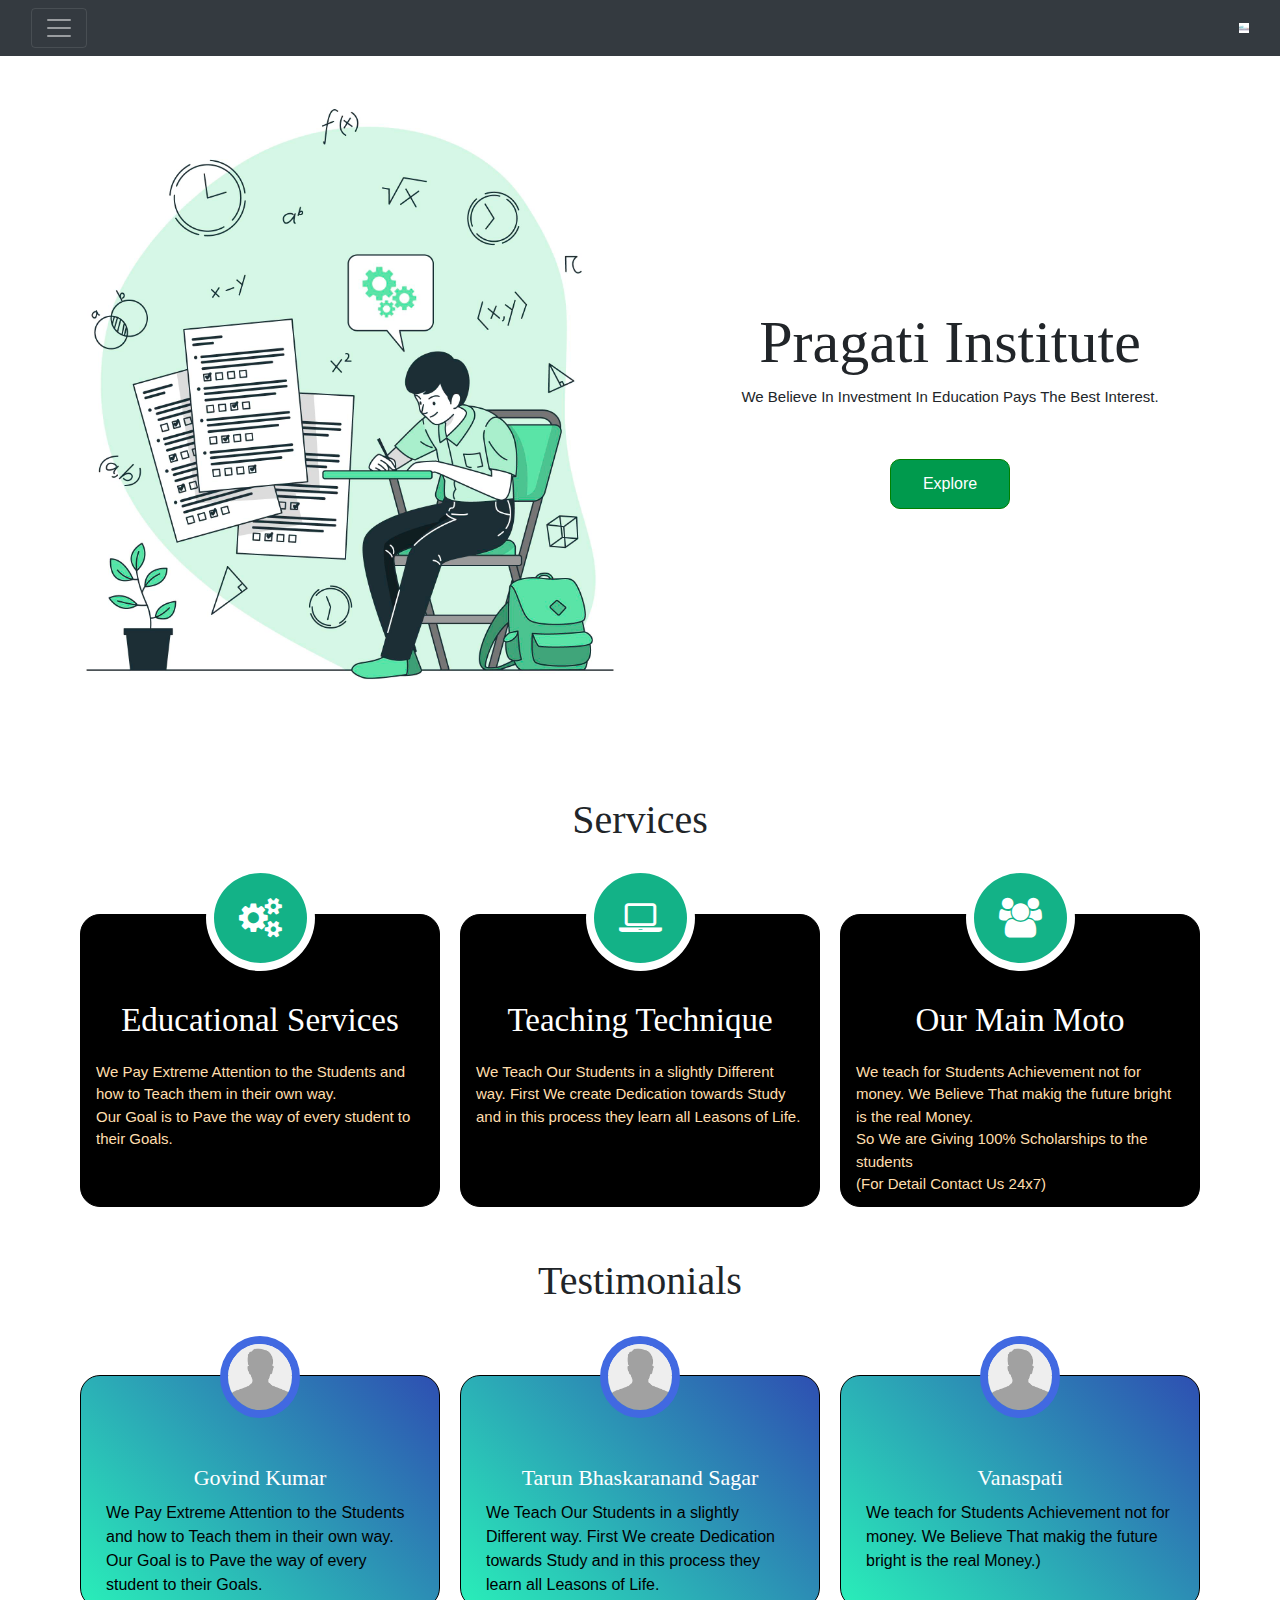
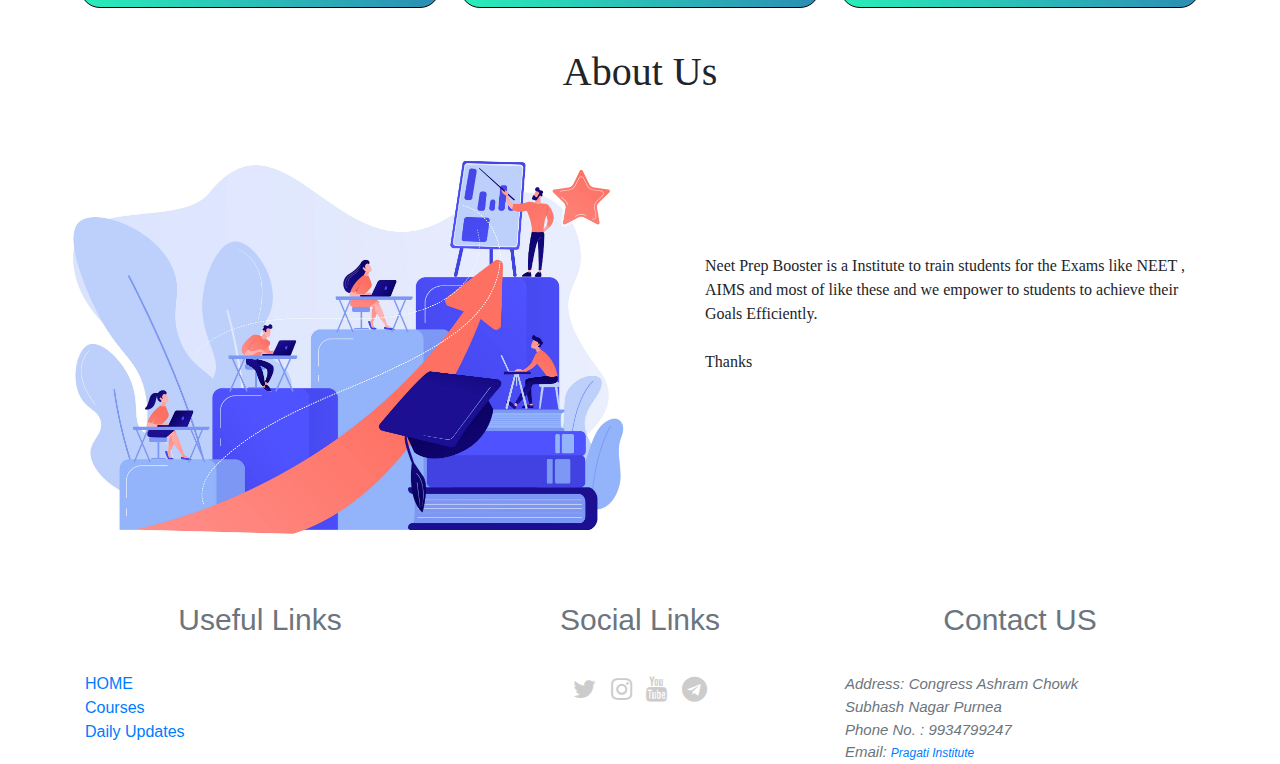
<file: Cool Websites/index.html>
<html>

<head>
    <meta charset="UTF-8">
    <title>Pragati Institute || Best Teaching Institute for Class 6-12</title>
    <!--CSS-->
    <link rel="stylesheet" href="css/index.css">
    <meta name="viewport" content="width=device-width, initial-scale=1.0">
    <!---------------<for accordion book>------------------->
    <link href="https://cdn.jsdelivr.net/npm/bootstrap@5.0.0-beta3/dist/css/bootstrap.min.css" rel="stylesheet" integrity="sha384-eOJMYsd53ii+scO/bJGFsiCZc+5NDVN2yr8+0RDqr0Ql0h+rP48ckxlpbzKgwra6" crossorigin="anonymous">
    <script src="https://cdn.jsdelivr.net/npm/@popperjs/core@2.9.1/dist/umd/popper.min.js" integrity="sha384-SR1sx49pcuLnqZUnnPwx6FCym0wLsk5JZuNx2bPPENzswTNFaQU1RDvt3wT4gWFG" crossorigin="anonymous"></script>
    <script src="https://cdn.jsdelivr.net/npm/bootstrap@5.0.0-beta3/dist/js/bootstrap.min.js" integrity="sha384-j0CNLUeiqtyaRmlzUHCPZ+Gy5fQu0dQ6eZ/xAww941Ai1SxSY+0EQqNXNE6DZiVc" crossorigin="anonymous"></script>
    <!----------BOOTSTRAP CSS CDN--------------->
    <link rel="stylesheet" href="https://stackpath.bootstrapcdn.com/bootstrap/4.5.2/css/bootstrap.min.css" integrity="sha384-JcKb8q3iqJ61gNV9KGb8thSsNjpSL0n8PARn9HuZOnIxN0hoP+VmmDGMN5t9UJ0Z" crossorigin="anonymous">
    <!----------BOOTSTRAP JAVASCRIPT BUNDLE CDN--------------->
    <script src="https://ajax.googleapis.com/ajax/libs/jquery/1.12.0/jquery.min.js"></script>

    <script src="https://stackpath.bootstrapcdn.com/bootstrap/4.5.2/js/bootstrap.bundle.min.js" integrity="sha384-LtrjvnR4Twt/qOuYxE721u19sVFLVSA4hf/rRt6PrZTmiPltdZcI7q7PXQBYTKyf" crossorigin="anonymous"></script>
    <!--------------------FONTAWESOME CDN----------------------->
    <link rel="stylesheet" href="https://stackpath.bootstrapcdn.com/font-awesome/4.7.0/css/font-awesome.min.css" integrity="sha384-wvfXpqpZZVQGK6TAh5PVlGOfQNHSoD2xbE+QkPxCAFlNEevoEH3Sl0sibVcOQVnN" crossorigin="anonymous">
</head>

<body>
    <div class="collapse" id="navbarToggleExternalContent">
        <div class="bg-dark p-4">
            <h5 class="white">MENU</h5>
            <hr>
            <div class="container">
                <div class="row">
                    <div class="col-lg">
                        <div class="text-muted">Useful Links</div>
                        <div class="link"><a href="#">HOME</a></div>
                        <div class="link"><a href="pages/courses.html">Courses</a></div>
                        <div class="link"><a href="pages/daily.html">Daily Updates</a></div>
                    </div>
                    <div class="col-lg">
                        <div class="text-muted">Social Links</div>
                        <div class="social">
                            <a href=""><i class="fa fa-twitter"></i></a>
                            <a href=""><i class="fa fa-instagram"></i></a>
                            <a href=""><i class="fa fa-youtube"></i></a>
                            <a href=""><i class="fa fa-telegram"></i></a>
                        </div>

                    </div>
                    <div class="col-lg">
                        <div class="text-muted">Contact US</div>
                        <div class="contact cont">
                            <i class="text-muted contact">Address:<br>
                                Congress Ashram Chowk <br>Subhash Nagar Purnea</i><br>
                            <i class="contact text-muted">Phone No. : 9934799247</i><br>
                            <i class="contact text-muted">Email: <a href="mailto:anandbhaskar544@gmail.com">Pragati Institute</a></i>
                        </div>

                    </div>



                </div>
            </div>
        </div>
    </div>
    <nav class="navbar navbar-dark bg-dark">
        <div class="container-fluid">
            <button class="navbar-toggler" type="button" data-bs-toggle="collapse" data-bs-target="#navbarToggleExternalContent" aria-controls="navbarToggleExternalContent" aria-expanded="false" aria-label="Toggle navigation">
                <span class="navbar-toggler-icon"></span>
            </button>
            <img src="images/Pragati.jpg" class="img">
        </div>
    </nav>
    <section class="front">
        <div class="container">
            <div class="row">
                <div class="col-lg">
                    <div class="top-image">
                        <img src="images/4119036.jpg" class="size">
                    </div>
                </div>
                <div class="col-lg position">
                    <h1>Pragati Institute</h1>
                    <div class="slogan">We Believe In Investment In Education Pays The Best Interest.</div>
                    <div class="button">
                        <a href="#services"><button type="button">Explore</button></a>
                    </div>
                </div>
            </div>
        </div>
    </section>
    <section class="services" id="services">
        <div class="container">
            <h2>Services</h2>
            <div class="row">
                <div class="col-lg">
                    <div class="fa fa-cogs"></div>
                    <h4>Educational Services</h4>
                    <p>We Pay Extreme Attention to the Students and how to Teach them in their own way.<br>
                        Our Goal is to Pave the way of every student to their Goals.</p>
                </div>
                <div class="col-lg">
                    <i class="fa fa-laptop"></i>
                    <h4>Teaching Technique</h4>
                    <p>We Teach Our Students in a slightly Different way. First We create Dedication towards Study and in this process they learn all Leasons of Life.</p>
                </div>
                <div class="col-lg">
                    <i class="fa fa-users"></i>
                    <h4>
                        Our Main Moto
                    </h4>
                    <p>We teach for Students Achievement not for money. We Believe That makig the future bright is the real Money.<br>So We are Giving 100% Scholarships to the students<br>
                        (For&nbsp;Detail Contact Us 24x7)</p>
                </div>
            </div>
        </div>
    </section>
    <section class="testimonial">
        <h2>Testimonials</h2>
        <div class="container">
            <div class="row">
                <div class="col-lg testi">
                    <div><img src="images/user"></div>
                    <h4>Govind Kumar</h4>
                    <p>We Pay Extreme Attention to the Students and how to Teach them in their own way.<br>
                        Our Goal is to Pave the way of every student to their Goals.</p>
                </div>
                <div class="col-lg testi">
                    <div><img src="images/user"></div>
                    <h4>Tarun Bhaskaranand Sagar</h4>
                    <p>We Teach Our Students in a slightly Different way. First We create Dedication towards Study and in this process they learn all Leasons of Life.</p>
                </div>
                <div class="col-lg testi">
                    <div><img src="images/user"></div>

                    <h4>
                        Vanaspati
                    </h4>
                    <p>We teach for Students Achievement not for money. We Believe That makig the future bright is the real Money.)</p>
                </div>
            </div>
        </div>
    </section>
    <section class="about">
        <h2>About Us</h2>
        <div class="container">
            <div class="row">
                <div class="col-lg"><img src="images/20944387.jpg" class="size"></div>
                <div class="col-lg">
                    <p>Neet Prep Booster is a Institute to train students for the Exams like NEET , AIMS and most of like these and we empower to students to achieve their Goals Efficiently.<br><br>Thanks

                    </p>
                </div>
            </div>
        </div>
    </section>
    <section class="footer">
        <div class="container">
            <div class="row">
                <div class="col-lg">
                    <div class="text-muted">Useful Links</div>
                    <div class="link"><a href="#">HOME</a></div>
                    <div class="link"><a href="pages/courses.html">Courses</a></div>
                    <div class="link"><a href="pages/daily.html">Daily Updates</a></div>
                </div>
                <div class="col-lg">
                    <div class="text-muted">Social Links</div>
                    <div class="social">
                        <a href=""><i class="fa fa-twitter"></i></a>
                        <a href=""><i class="fa fa-instagram"></i></a>
                        <a href=""><i class="fa fa-youtube"></i></a>
                        <a href=""><i class="fa fa-telegram"></i></a>
                    </div>

                </div>
                <div class="col-lg">
                    <div class="text-muted">Contact US</div>
                    <div class="contact cont">
                        <i class="text-muted contact">Address:</i>
                        <i class="contact text-muted left">Congress Ashram Chowk <br>Subhash Nagar Purnea<br>
                            Phone No. : 9934799247</i><br>
                        <i class="contact text-muted">Email: <a href="mailto:anandbhaskar544@gmail.com">Pragati Institute</a></i>
                    </div>

                </div>



            </div>
        </div>
    </section>
</body>

</html>
</file>
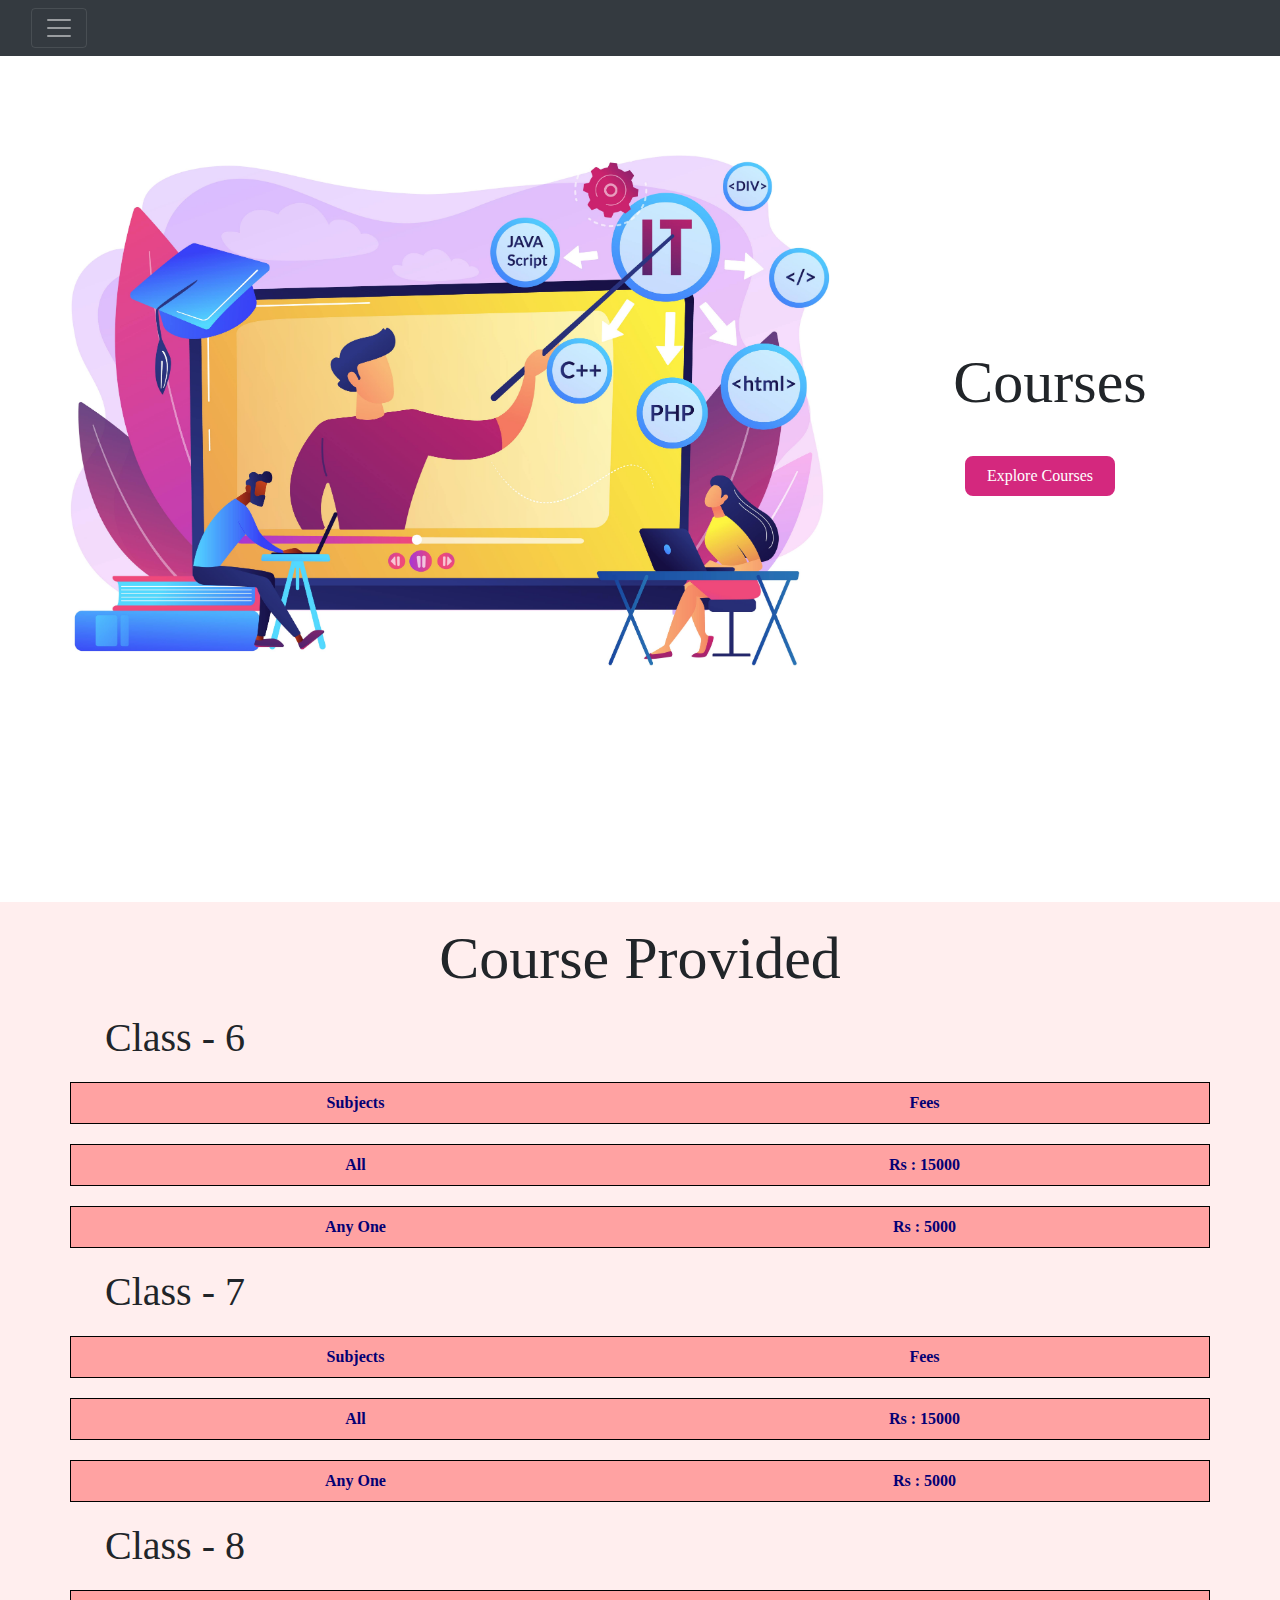
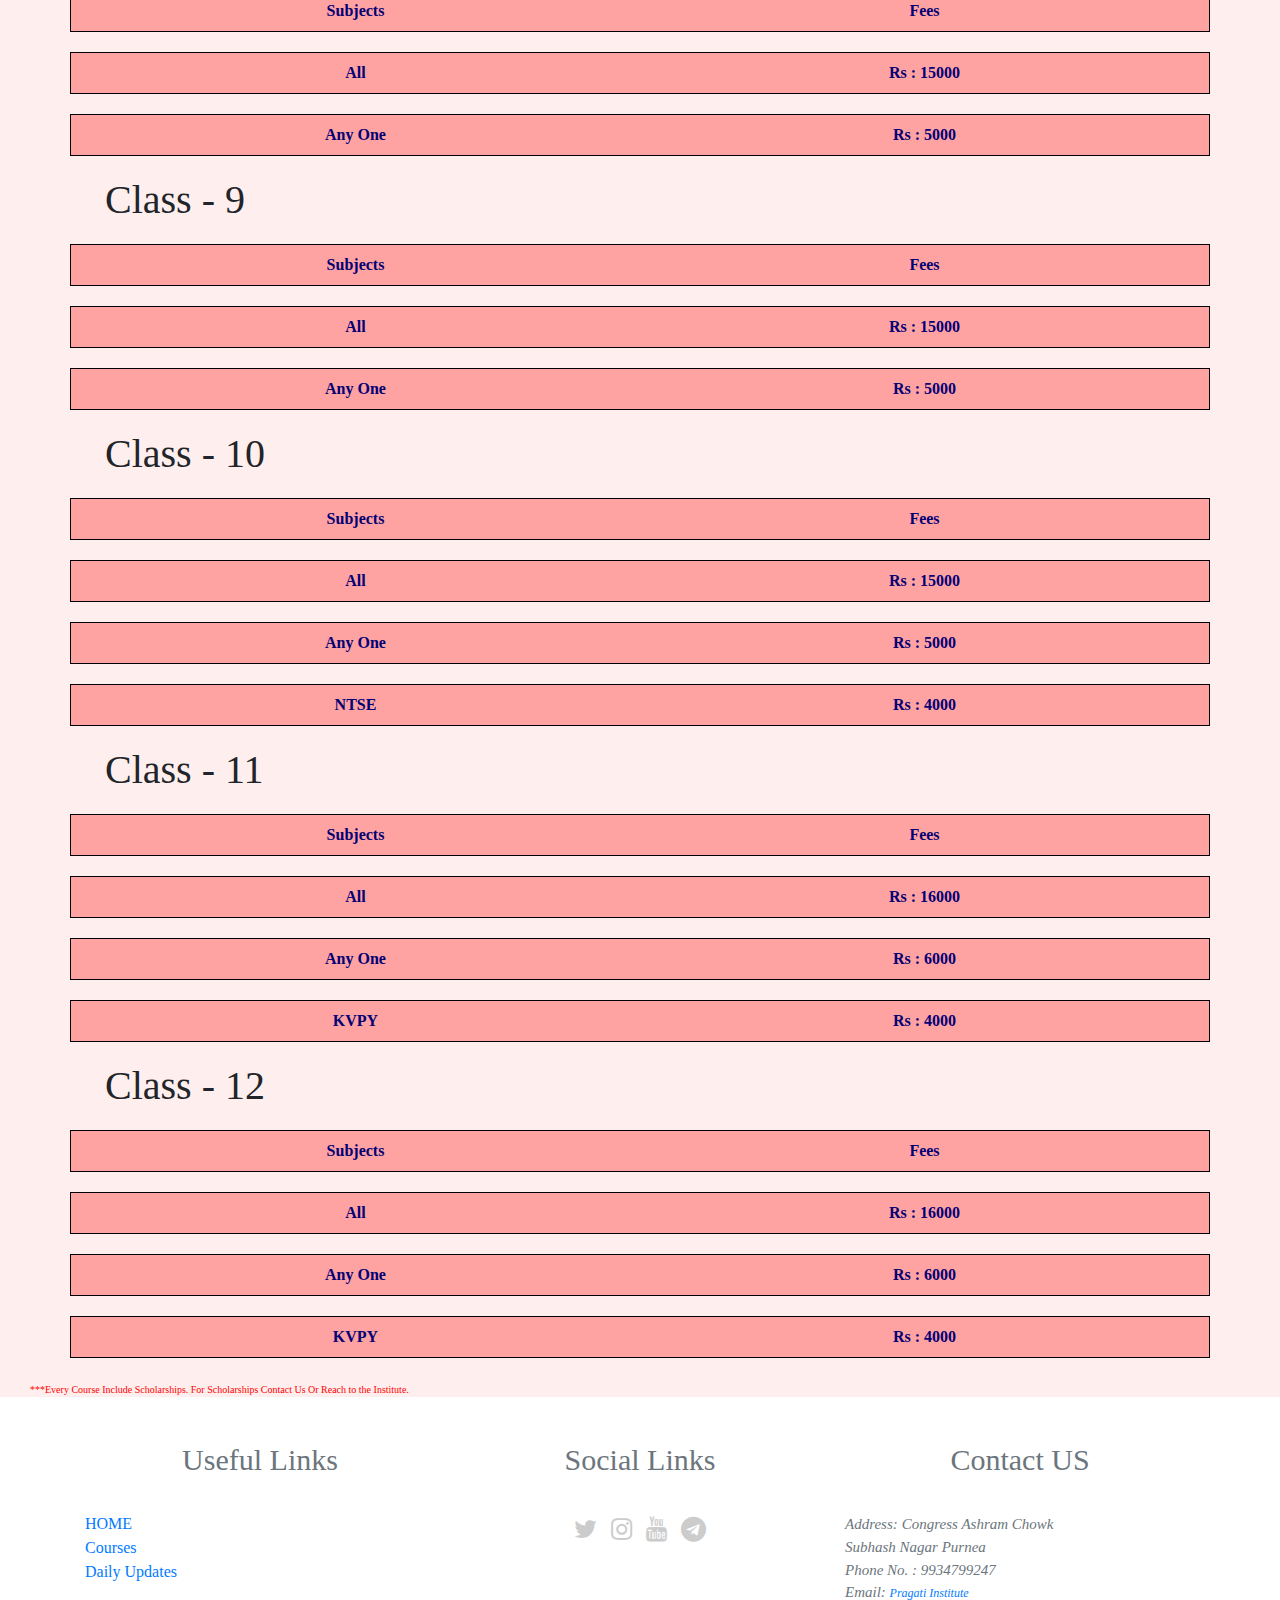
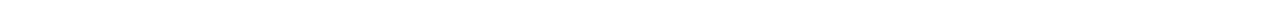
<file: Cool Websites/pages/courses.html>
<html>

<head>
    <meta charset="UTF-8">
    <title>Courses For Class 6 - 12</title>
    <link rel="stylesheet" href="../css/courses.css">
    <!--CSS-->
    <link rel="stylesheet" href="../css/index.css">
    <meta name="viewport" content="width=device-width, initial-scale=1.0">
    <!---------------<for accordion book>------------------->
    <link href="https://cdn.jsdelivr.net/npm/bootstrap@5.0.0-beta3/dist/css/bootstrap.min.css" rel="stylesheet" integrity="sha384-eOJMYsd53ii+scO/bJGFsiCZc+5NDVN2yr8+0RDqr0Ql0h+rP48ckxlpbzKgwra6" crossorigin="anonymous">
    <script src="https://cdn.jsdelivr.net/npm/@popperjs/core@2.9.1/dist/umd/popper.min.js" integrity="sha384-SR1sx49pcuLnqZUnnPwx6FCym0wLsk5JZuNx2bPPENzswTNFaQU1RDvt3wT4gWFG" crossorigin="anonymous"></script>
    <script src="https://cdn.jsdelivr.net/npm/bootstrap@5.0.0-beta3/dist/js/bootstrap.min.js" integrity="sha384-j0CNLUeiqtyaRmlzUHCPZ+Gy5fQu0dQ6eZ/xAww941Ai1SxSY+0EQqNXNE6DZiVc" crossorigin="anonymous"></script>
    <!----------BOOTSTRAP CSS CDN--------------->
    <link rel="stylesheet" href="https://stackpath.bootstrapcdn.com/bootstrap/4.5.2/css/bootstrap.min.css" integrity="sha384-JcKb8q3iqJ61gNV9KGb8thSsNjpSL0n8PARn9HuZOnIxN0hoP+VmmDGMN5t9UJ0Z" crossorigin="anonymous">
    <!----------BOOTSTRAP JAVASCRIPT BUNDLE CDN--------------->
    <script src="https://ajax.googleapis.com/ajax/libs/jquery/1.12.0/jquery.min.js"></script>

    <script src="https://stackpath.bootstrapcdn.com/bootstrap/4.5.2/js/bootstrap.bundle.min.js" integrity="sha384-LtrjvnR4Twt/qOuYxE721u19sVFLVSA4hf/rRt6PrZTmiPltdZcI7q7PXQBYTKyf" crossorigin="anonymous"></script>
    <!--------------------FONTAWESOME CDN----------------------->
    <link rel="stylesheet" href="https://stackpath.bootstrapcdn.com/font-awesome/4.7.0/css/font-awesome.min.css" integrity="sha384-wvfXpqpZZVQGK6TAh5PVlGOfQNHSoD2xbE+QkPxCAFlNEevoEH3Sl0sibVcOQVnN" crossorigin="anonymous">
</head>

<body>
    <div class="collapse" id="navbarToggleExternalContent">
        <div class="bg-dark p-4">
            <h5 class="white">MENU</h5>
            <hr>
            <div class="container">
                <div class="row">
                    <div class="col-lg">
                        <div class="text-muted">Useful Links</div>
                        <div class="link"><a href="../index.html">HOME</a></div>
                        <div class="link"><a href="#">Courses</a></div>
                        <div class="link"><a href="daily.html">Daily Updates</a></div>
                    </div>
                    <div class="col-lg">
                        <div class="text-muted">Social Links</div>
                        <div class="social">
                            <a href=""><i class="fa fa-twitter"></i></a>
                            <a href=""><i class="fa fa-instagram"></i></a>
                            <a href=""><i class="fa fa-youtube"></i></a>
                            <a href=""><i class="fa fa-telegram"></i></a>
                        </div>

                    </div>
                    <div class="col-lg">
                        <div class="text-muted">Contact US</div>
                        <div class="contact cont">
                            <i class="text-muted contact">Address:<br>
                                Congress Ashram Chowk <br>Subhash Nagar Purnea</i><br>
                            <i class="contact text-muted">Phone No. : 9934799247</i><br>
                            <i class="contact text-muted">Email: <a href="mailto:anandbhaskar544@gmail.com">Pragati Institute</a></i>
                        </div>

                    </div>



                </div>
            </div>
        </div>
    </div>
    <nav class="navbar navbar-dark bg-dark">
        <div class="container-fluid">
            <button class="navbar-toggler" type="button" data-bs-toggle="collapse" data-bs-target="#navbarToggleExternalContent" aria-controls="navbarToggleExternalContent" aria-expanded="false" aria-label="Toggle navigation">
                <span class="navbar-toggler-icon"></span>
            </button>
        </div>
    </nav>
    <header>
        <div class="container">
            <div class="row">
                <div class="col-lg"><img src="../images/19197641.jpg" class="course"></div>
                <div class="col-lg">
                    <h1>Courses</h1>
                    <div class="bnt">
                        <a href="#cou"><button type="button">Explore Courses</button></a>
                    </div>
                </div>

            </div>
        </div>

    </header>
    <main id="cou">
        <h2>Course Provided</h2>
        <div class="provided">
            <h3>Class - 6</h3>
            <div class="container">
                <div class="row">
                    <div class="col">Subjects</div>
                    <div class="col">Fees</div>
                </div>
            </div>
            <div class="container">
                <div class="row">
                    <div class="col">All</div>
                    <div class="col">Rs : 15000</div>
                </div>
            </div>
            <div class="container">
                <div class="row">
                    <div class="col">Any One</div>
                    <div class="col">Rs : 5000</div>
                </div>
            </div>
        </div>
        <div class="provided">
            <h3>Class - 7</h3>
            <div class="container">
                <div class="row">
                    <div class="col">Subjects</div>
                    <div class="col">Fees</div>
                </div>
            </div>
            <div class="container">
                <div class="row">
                    <div class="col">All</div>
                    <div class="col">Rs : 15000</div>
                </div>
            </div>
            <div class="container">
                <div class="row">
                    <div class="col">Any One</div>
                    <div class="col">Rs : 5000</div>
                </div>
            </div>
        </div>
        <div class="provided">
            <h3>Class - 8</h3>
            <div class="container">
                <div class="row">
                    <div class="col">Subjects</div>
                    <div class="col">Fees</div>
                </div>
            </div>
            <div class="container">
                <div class="row">
                    <div class="col">All</div>
                    <div class="col">Rs : 15000</div>
                </div>
            </div>
            <div class="container">
                <div class="row">
                    <div class="col">Any One</div>
                    <div class="col">Rs : 5000</div>
                </div>
            </div>
        </div>
        <div class="provided">
            <h3>Class - 9</h3>
            <div class="container">
                <div class="row">
                    <div class="col">Subjects</div>
                    <div class="col">Fees</div>
                </div>
            </div>
            <div class="container">
                <div class="row">
                    <div class="col">All</div>
                    <div class="col">Rs : 15000</div>
                </div>
            </div>
            <div class="container">
                <div class="row">
                    <div class="col">Any One</div>
                    <div class="col">Rs : 5000</div>
                </div>
            </div>
        </div>
        <div class="provided">
            <h3>Class - 10</h3>
            <div class="container">
                <div class="row">
                    <div class="col">Subjects</div>
                    <div class="col">Fees</div>
                </div>
            </div>
            <div class="container">
                <div class="row">
                    <div class="col">All</div>
                    <div class="col">Rs : 15000</div>
                </div>
            </div>
            <div class="container">
                <div class="row">
                    <div class="col">Any One</div>
                    <div class="col">Rs : 5000</div>
                </div>
            </div>
            <div class="container">
                <div class="row">
                    <div class="col">NTSE</div>
                    <div class="col">Rs : 4000</div>
                </div>
            </div>
        </div>
        <div class="provided">
            <h3>Class - 11</h3>
            <div class="container">
                <div class="row">
                    <div class="col">Subjects</div>
                    <div class="col">Fees</div>
                </div>
            </div>
            <div class="container">
                <div class="row">
                    <div class="col">All</div>
                    <div class="col">Rs : 16000</div>
                </div>
            </div>
            <div class="container">
                <div class="row">
                    <div class="col">Any One</div>
                    <div class="col">Rs : 6000</div>
                </div>
            </div>
            <div class="container">
                <div class="row">
                    <div class="col">KVPY</div>
                    <div class="col">Rs : 4000</div>
                </div>
            </div>
        </div>
        <div class="provided">
            <h3>Class - 12</h3>
            <div class="container">
                <div class="row">
                    <div class="col">Subjects</div>
                    <div class="col">Fees</div>
                </div>
            </div>
            <div class="container">
                <div class="row">
                    <div class="col">All</div>
                    <div class="col">Rs : 16000</div>
                </div>
            </div>
            <div class="container">
                <div class="row">
                    <div class="col">Any One</div>
                    <div class="col">Rs : 6000</div>
                </div>
            </div>
            <div class="container">
                <div class="row">
                    <div class="col">KVPY</div>
                    <div class="col">Rs : 4000</div>
                </div>
            </div><br>
            <font color="red" size="1px" align="center">***Every Course Include Scholarships. For Scholarships Contact Us Or Reach to the Institute.</font>
        </div>
    </main>
    <section class="footer">
        <div class="container">
            <div class="row">
                <div class="col-lg">
                    <div class="text-muted">Useful Links</div>
                    <div class="link"><a href="../index.html">HOME</a></div>
                    <div class="link"><a href="#">Courses</a></div>
                    <div class="link"><a href="daily.html">Daily Updates</a></div>
                </div>
                <div class="col-lg">
                    <div class="text-muted">Social Links</div>
                    <div class="social">
                        <a href=""><i class="fa fa-twitter"></i></a>
                        <a href=""><i class="fa fa-instagram"></i></a>
                        <a href=""><i class="fa fa-youtube"></i></a>
                        <a href=""><i class="fa fa-telegram"></i></a>
                    </div>

                </div>
                <div class="col-lg">
                    <div class="text-muted">Contact US</div>
                    <div class="contact cont">
                        <i class="text-muted contact">Address:</i>
                        <i class="contact text-muted left">Congress Ashram Chowk <br>Subhash Nagar Purnea<br>
                            Phone No. : 9934799247</i><br>
                        <i class="contact text-muted">Email: <a href="mailto:anandbhaskar544@gmail.com">Pragati Institute</a></i>
                    </div>

                </div>



            </div>
        </div>
    </section>
</body></html>
</file>
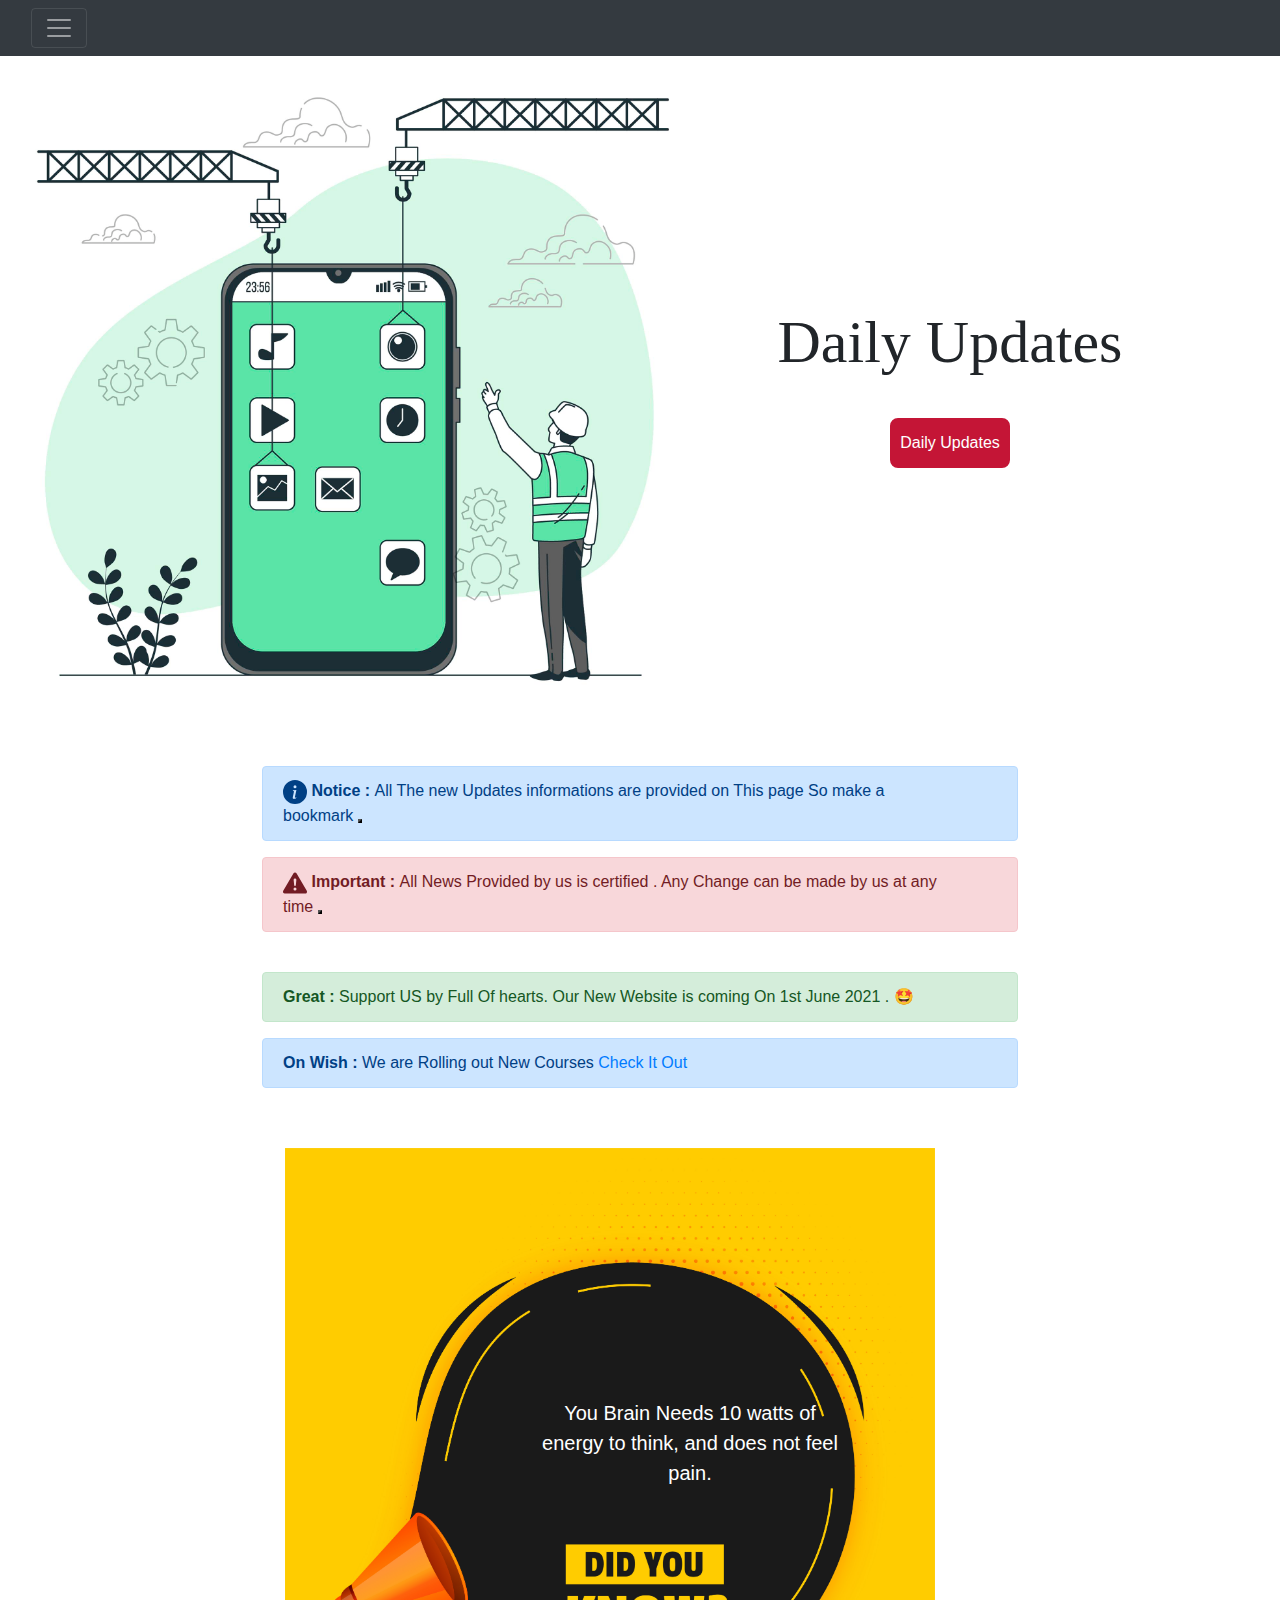
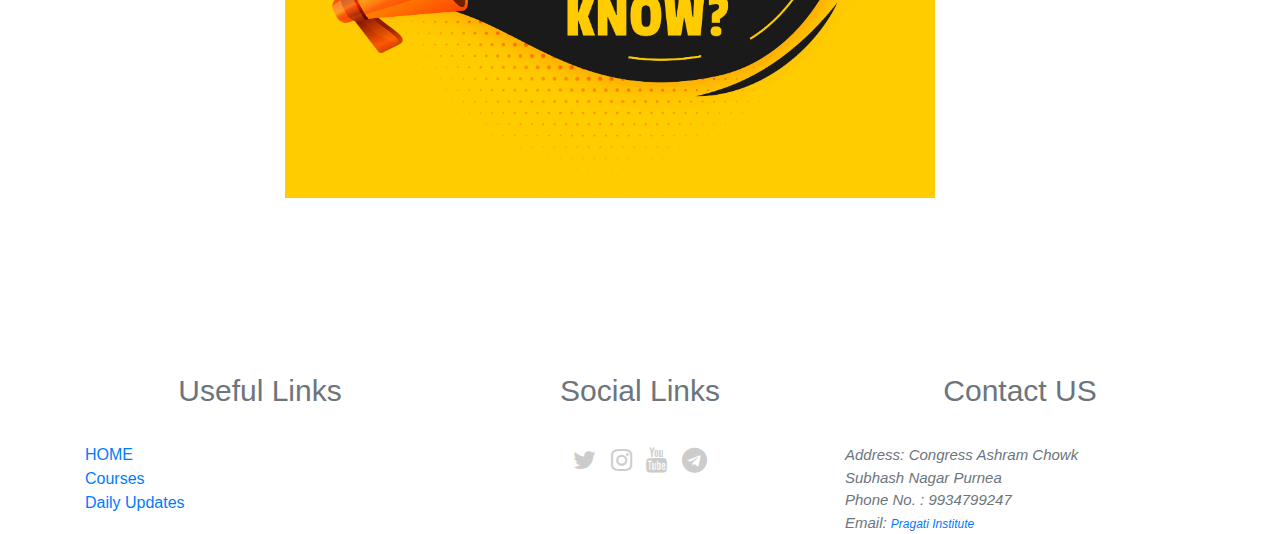
<file: Cool Websites/pages/daily.html>
<html>
     <head>
    <meta charset="UTF-8">
    <title>Daily Updates</title>
    <!--CSS-->
    <link rel="stylesheet" href="../css/index.css">
    <link rel="stylesheet" href="../css/daily.css">
    <meta name="viewport" content="width=device-width, initial-scale=1.0">
    <!---------------<for accordion book>------------------->
    <link href="https://cdn.jsdelivr.net/npm/bootstrap@5.0.0-beta3/dist/css/bootstrap.min.css" rel="stylesheet" integrity="sha384-eOJMYsd53ii+scO/bJGFsiCZc+5NDVN2yr8+0RDqr0Ql0h+rP48ckxlpbzKgwra6" crossorigin="anonymous">
    <script src="https://cdn.jsdelivr.net/npm/@popperjs/core@2.9.1/dist/umd/popper.min.js" integrity="sha384-SR1sx49pcuLnqZUnnPwx6FCym0wLsk5JZuNx2bPPENzswTNFaQU1RDvt3wT4gWFG" crossorigin="anonymous"></script>
    <script src="https://cdn.jsdelivr.net/npm/bootstrap@5.0.0-beta3/dist/js/bootstrap.min.js" integrity="sha384-j0CNLUeiqtyaRmlzUHCPZ+Gy5fQu0dQ6eZ/xAww941Ai1SxSY+0EQqNXNE6DZiVc" crossorigin="anonymous"></script>
    <!----------BOOTSTRAP CSS CDN--------------->
    <link rel="stylesheet" href="https://stackpath.bootstrapcdn.com/bootstrap/4.5.2/css/bootstrap.min.css" integrity="sha384-JcKb8q3iqJ61gNV9KGb8thSsNjpSL0n8PARn9HuZOnIxN0hoP+VmmDGMN5t9UJ0Z" crossorigin="anonymous">
    <!----------BOOTSTRAP JAVASCRIPT BUNDLE CDN--------------->
    <script src="https://ajax.googleapis.com/ajax/libs/jquery/1.12.0/jquery.min.js"></script>

    <script src="https://stackpath.bootstrapcdn.com/bootstrap/4.5.2/js/bootstrap.bundle.min.js" integrity="sha384-LtrjvnR4Twt/qOuYxE721u19sVFLVSA4hf/rRt6PrZTmiPltdZcI7q7PXQBYTKyf" crossorigin="anonymous"></script>
    <!--------------------FONTAWESOME CDN----------------------->
    <link rel="stylesheet" href="https://stackpath.bootstrapcdn.com/font-awesome/4.7.0/css/font-awesome.min.css" integrity="sha384-wvfXpqpZZVQGK6TAh5PVlGOfQNHSoD2xbE+QkPxCAFlNEevoEH3Sl0sibVcOQVnN" crossorigin="anonymous">
</head>

<body>
    <div class="collapse" id="navbarToggleExternalContent">
        <div class="bg-dark p-4">
            <h5 class="white">MENU</h5>
            <hr>
            <div class="container">
                <div class="row">
                    <div class="col-lg">
                        <div class="text-muted">Useful Links</div>
                        <div class="link"><a href="../index.html">HOME</a></div>
                        <div class="link"><a href="courses.html">Courses</a></div>
                        <div class="link"><a href="#">Daily Updates</a></div>
                    </div>
                    <div class="col-lg">
                        <div class="text-muted">Social Links</div>
                        <div class="social">
                            <a href=""><i class="fa fa-twitter"></i></a>
                            <a href=""><i class="fa fa-instagram"></i></a>
                            <a href=""><i class="fa fa-youtube"></i></a>
                            <a href=""><i class="fa fa-telegram"></i></a>
                        </div>

                    </div>
                    <div class="col-lg">
                        <div class="text-muted">Contact US</div>
                        <div class="contact cont">
                            <i class="text-muted contact">Address:<br>
                                Congress Ashram Chowk <br>Subhash Nagar Purnea</i><br>
                            <i class="contact text-muted">Phone No. : 9934799247</i><br>
                            <i class="contact text-muted">Email: <a href="mailto:anandbhaskar544@gmail.com">Pragati Institute</a></i>
                        </div>

                    </div>



                </div>
            </div>
        </div>
    </div>
    <nav class="navbar navbar-dark bg-dark">
        <div class="container-fluid">
            <button class="navbar-toggler" type="button" data-bs-toggle="collapse" data-bs-target="#navbarToggleExternalContent" aria-controls="navbarToggleExternalContent" aria-expanded="false" aria-label="Toggle navigation">
                <span class="navbar-toggler-icon"></span>
            </button>
        </div>
    </nav>
    <header>
        <div class="container">
            <div class="row">
                <div class="col-lg"><img src="../images/5044036.jpg" class="size"></div>
                <div class="col-lg">
                    <h1>Daily Updates</h1>
                    <div class="align">
                        <a href="#daily"><button type="button" class="but">Daily Updates</button>
                        </a>
                    </div>
                </div>
            </div>
        </div>
    </header>
    <main id="daily">
<!--        <h2>Daily Updates </h2>-->
        <!-- Svg Symbols-->
        <svg xmlns="http://www.w3.org/2000/svg" style="display: none;">
            <symbol id="check-circle-fill" fill="currentColor" viewBox="0 0 16 16">
                <path d="M16 8A8 8 0 1 1 0 8a8 8 0 0 1 16 0zm-3.97-3.03a.75.75 0 0 0-1.08.022L7.477 9.417 5.384 7.323a.75.75 0 0 0-1.06 1.06L6.97 11.03a.75.75 0 0 0 1.079-.02l3.992-4.99a.75.75 0 0 0-.01-1.05z" />
            </symbol>
            <symbol id="info-fill" fill="currentColor" viewBox="0 0 16 16">
                <path d="M8 16A8 8 0 1 0 8 0a8 8 0 0 0 0 16zm.93-9.412-1 4.705c-.07.34.029.533.304.533.194 0 .487-.07.686-.246l-.088.416c-.287.346-.92.598-1.465.598-.703 0-1.002-.422-.808-1.319l.738-3.468c.064-.293.006-.399-.287-.47l-.451-.081.082-.381 2.29-.287zM8 5.5a1 1 0 1 1 0-2 1 1 0 0 1 0 2z" />
            </symbol>
            <symbol id="exclamation-triangle-fill" fill="currentColor" viewBox="0 0 16 16">
                <path d="M8.982 1.566a1.13 1.13 0 0 0-1.96 0L.165 13.233c-.457.778.091 1.767.98 1.767h13.713c.889 0 1.438-.99.98-1.767L8.982 1.566zM8 5c.535 0 .954.462.9.995l-.35 3.507a.552.552 0 0 1-1.1 0L7.1 5.995A.905.905 0 0 1 8 5zm.002 6a1 1 0 1 1 0 2 1 1 0 0 1 0-2z" />
            </symbol>
        </svg>
        <!-------Alert--------->
        <div class="alert alert-primary alert-dismissible fade show" role="alert">
            <svg class="bi flex-shrink-0 me-2" width="24" height="24" role="img" aria-label="Info:">
                <use xlink:href="#info-fill" />
            </svg>
            <strong>Notice : </strong> All The new Updates informations are provided on This page So make a bookmark
            <button type="button" class="btn-close" data-bs-dismiss="alert" aria-label="Close"></button>
        </div>
        <!-------Alert--------->
        <div class="alert alert-danger alert-dismissible fade show" role="alert">
            <svg class="bi flex-shrink-0 me-2" width="24" height="24" role="img" aria-label="Info:">
                <use xlink:href="#exclamation-triangle-fill" />
            </svg>
            <strong>Important : </strong> All News Provided by us is certified . Any Change can be made by us at any time
            <button type="button" class="btn-close" data-bs-dismiss="alert" aria-label="Close"></button>
        </div>
        <br>
        <!--Permanent Alert-->
        <div class="alert alert-success" role="alert">
            <strong>Great : </strong>Support US by Full Of hearts. Our New Website is coming On 1st June 2021 . 🤩
        </div>
        <div class="alert alert-Primary" role="alert">
            <strong>On Wish : </strong>
            We are Rolling out New Courses<a href="courses.html"> Check It Out</a>
        </div>
        <!--Daily
        <div class="alert alert-success" role="alert">
            <strong>Important : </strong>
        </div>
        <div class="alert alert-success" role="alert">
            <strong>Important : </strong>
        </div>
        <div class="alert alert-success" role="alert">
            <strong>Important : </strong>
        </div>
        <div class="alert alert-success" role="alert">
            <strong>Important : </strong>
        </div>
        <div class="alert alert-success" role="alert">
            <strong>Important : </strong>
        </div>
        <div class="alert alert-success" role="alert">
            <strong>Important : </strong>
        </div>
        <div class="alert alert-success" role="alert">
            <strong>Important : </strong>
        </div>
        -->
    </main>
    <div class="do_you_Know">
        <img src="../images/25697.jpg" class="size">
        <p>You Brain Needs 10 watts of energy to think, and does not feel pain.</p>
    </div>
    <section class="footer">
        <div class="container">
            <div class="row">
                <div class="col-lg">
                    <div class="text-muted">Useful Links</div>
                    <div class="link"><a href="../index.html">HOME</a></div>
                    <div class="link"><a href="courses.html">Courses</a></div>
                    <div class="link"><a href="#">Daily Updates</a></div>
                </div>
                <div class="col-lg">
                    <div class="text-muted">Social Links</div>
                    <div class="social">
                        <a href=""><i class="fa fa-twitter"></i></a>
                        <a href=""><i class="fa fa-instagram"></i></a>
                        <a href=""><i class="fa fa-youtube"></i></a>
                        <a href=""><i class="fa fa-telegram"></i></a>
                    </div>

                </div>
                <div class="col-lg">
                    <div class="text-muted">Contact US</div>
                    <div class="contact cont">
                        <i class="text-muted contact">Address:</i>
                        <i class="contact text-muted left">Congress Ashram Chowk <br>Subhash Nagar Purnea<br>
                            Phone No. : 9934799247</i><br>
                        <i class="contact text-muted">Email: <a href="mailto:anandbhaskar544@gmail.com">Pragati Institute</a></i>
                    </div>

                </div>



            </div>
        </div>
    </section>
</body></html>
</file>
<file: Cool Websites/css/index.css>
* {
    margin: 0;
    padding: 0;
}

/*Menu*/
.white {
    color: white;
    font-size: 40px;
    font-weight: 100;
    animation-name: switch;
    animation-duration: 5s;
}

.img {
    width: 10px;
}

@keyframes switch {
    from {
        color: black;
    }

    to {
        color: white;
    }
}

/*nav*/

.p-4 .col-lg .text-muted {
    font-size: 23px;
    margin-bottom: 20px;
    margin-top: 20px;

}

.col-lg .link a {
    text-decoration: none;
}

/*social*/
.social .fa {
    font-size: 25px;
    margin: 5px;
    color: #ccc;
}

.cont .text-muted {
    font-size: 15px !important;
}

.cont a {
    font-size: 12px;
}

/*IMAGE*/
.size {
    margin-top: 20px;
    width: 650px;
    margin-left: -60px;
}

@media(max-width:990px) {
    .size {
        margin: 0;
        width: 100%;
    }

    .front h1 {
        font-size: 40px !important;
        margin-top: 20px;
    }

    .front .position {
        margin-top: 20px !important;
    }

    .slogan {
        font-size: 12px !important;
    }

    .services h4 {
        font-size: 25px !important;
    }

}

/*//FRONT*/
.front {
    margin-bottom: 70px;
}

.front .position {
    margin-top: 250px;
}

.front h1 {
    font-size: 60px;
    font-family: cursive;
    text-align: center;
}

.slogan {
    text-align: center;
    font-size: 15px;
}

.button {
    text-align: center;
    margin-top: 50px;
}

.button button {
    width: 120px;
    height: 50px;
    border: 1px solid green;
    border-radius: 10px !important;
    background-color: #009a4d;
    color: white;
    transition: 0.5s;
}

.button button:hover {
    color: black;
    background-color: white;
}

/*ICONs*/
.services {
    text-align: center;
    margin: 20px;
}

.services .fa {
    font-size: 40px;
    transform: translateY(-50px);
    border: 8px solid white;
    border-radius: 50%;
    padding: 25px;
    background-color: #13b287;
    color: white !important;

}

.services h4 {
    color: white;
    font-size: 33px;
    margin-top: -20px;
    font-family: cursive;
    margin-bottom: 20px;
}


.services .col-lg {
    border-radius: 20px;
    background-color: black;
    border: 1px solid black;
    margin-top: 50px;
    margin-bottom: 10px;
    margin-left: 10px;
    margin-right: 10px;
}

.services p {
    text-align: left;
    font-size: 15px;
    color: navajowhite;
    margin-bottom: 10px;
}

.services h2 {
    text-align: center;
    font-size: 40px;
    font-family: cursive;
    margin-bottom: 20px;
}

.testimonial h2 {
    text-align: center;
    margin-top: 40px;
    font-size: 40px;
    font-family: cursive;
    margin-bottom: 20px;
}

/*?TEStimonial*/
.testimonial {
    text-align: center;
    margin: 20px;
}

.testimonial img {
    width: 80px;
    border: 8px solid royalblue;
    border-radius: 50%;
    transform: translateY(-40px);
}

@media(max-width:990px) {

    .testimonial .col-lg {
        margin-left: 0 !important;
        margin-right: 0 !important;
    }

    .services .col-lg {
        margin-left: 0 !important;
        margin-right: 0 !important;
    }
}

.testimonial .col-lg {
    border: 1px solid black;
    border-radius: 20px;
    margin-top: 50px;
    margin-left: 10px;
    margin-right: 10px;
    background: linear-gradient(45deg, #29efb9, #2e4fb2);
}

.testimonial h4 {
    margin: 7px;
    color: white;
    font-size: 22px;
    font-family: cursive;
}

.testimonial p {
    font-size: 16px !important;
    text-align: left;
    margin: 10px;
    color: black;
}

/*ABOUT US*/
.about h2 {
    font-family: cursive;
    font-size: 40px !important;
    text-align: center;

    margin-top: 40px;
}

@media(max-width:990px) {
    .about p {
        margin: 20px !important;
        font-family: cursive;
    }
}

.about p {
    margin-top: 150px;
    font-family: cursive;
}

/*FOOTER*/
.footer .text-muted {

    text-align: center;
    font-size: 30px;
    margin-bottom: 30px;
    margin-top: 40px;
}

.footer .social {
    text-align: center !important;
    margin-bottom: 20px;
}

.fa {
    transition: 0.5s;
}

.footer .fa:hover {
    box-shadow: 2px 2px solid black;
}

.fa-twitter:hover {

    transform: translateY(-5px);
    color: #1eb7ef;
}

.fa-instagram:hover {

    transform: translateY(-5px);
    background: -webkit-linear-gradient(red, yellow);
    -webkit-background-clip: text;
    -webkit-text-fill-color: transparent;
}

.fa-youtube:hover {

    transform: translateY(-5px);
    color: rgba(255, 0, 0, 0.85);
}

.fa-telegram:hover {

    transform: translateY(-5px);
    color: aqua;
}
</file>
<file: Cool Websites/css/courses.css>
* {
    margin: 0;
    padding: 0;
    font-family: cursive;

}

@media(max-width:990px) {
    .course {
        width: 100% !important;
        margin-left: 0 !important;
    }

    header h1 {
        margin-top: 40px !important;
        text-align: center;
        margin-left: 0px !important;
    }



    header button {
        margin-left: 0px !important;
    }

    header .bnt {
        margin-left: 0px !important;
    }
}

header .bnt {
    margin-left: 10px;
    text-align: center;
}

.course {
    width: 850px;
    margin-top: 70px;
    margin-left: -60px;
}

header {
    height: 94%;
}

header h1 {
    font-size: 60px;
    font-family: cursive;
    margin-top: 290px;
    text-align: center;
}

header button {
    width: 150px;
    margin-left: -30px;
    margin-top: 30px;
    height: 40px;
    color: white;
    border: 2px solid #d4287e;
    border-radius: 8px;
    background-color: #d4287e;
    transition: 1s;
}

header button:hover {
    color: #cb1f61;
    background-color: white;
    font-weight: 600;
}

/*COURSE*/
main {

    background-color: #ffeeee;
}

main h2 {
    padding-top: 20px;
    font-size: 60px;
    text-align: center;
}

@media(max-width:990px) {
    main h2 {
        font-size: 40px !important;
        margin-bottom: 40px;
    }

    .provided h3 {
        margin-top: 20px !important;
        font-size: 30px !important;
        margin-left: 0px !important;
    }
}

.provided h3 {
    margin-top: 20px;
    margin-left: 75px;
    font-size: 40px;
}

.provided {
    margin-left: 30px;
    margin-right: 30px;
}

.provided .container {
    margin-top: 20px;
    color: rgb(4, 0, 116);
    font-weight: 550;
    border: 1px solid black;
    background-color: #ffa2a2;
}

.provided .col {
    margin: 8px;
    text-align: center;
}
</file>
<file: Cool Websites/css/daily.css>
header h1 {
    font-size: 60px;
    margin-top: 250px;
    text-align-last: center;
    font-family: cursive;
}

@media(max-width:990px) {
    header h1 {
        font-size: 40px !important;
        margin-top: 30px !important;
    }

    header button {
        margin-bottom: 30px;
    }

    header img {
        margin-top: 54px !important;
    }

    .alert {
        margin-left: 0 !important;
        margin-right: 0 !important;
    }

    .do_you_Know p {
        font-size: 12px !important;
        width: 100px !important;
        color: white;
        text-align: center !important;
        transform: translateY(-190px) translateX(100px) !important;
    }
}

#daily {
    padding-top: 40px;
}

.do_you_Know p {
    font-size: 20px;
    color: white;
    width: 300px;
    text-align: center !important;
    transform: translateY(-400px) translateX(500px);
}

.align {
    text-align: center;
    margin-top: 40px;
}

.align button {
    width: 120px;
    height: 50px;
    border: 2px solid rgb(196, 21, 54);
    border-radius: 8px !important;
    color: white !important;
    background-color: rgb(196, 21, 54);
    transition: 1s;
}

.align button:hover {
    color: rgb(196, 21, 54) !important;
    font-weight: 600;
    background-color: white;

}

main {
    margin-left: 10px;
    margin-right: 10px;
}

main h2 {
    text-align: center;
    font-size: 40px;
    font-family: cursive;
    margin: 20px;
    margin-bottom: 60px;
}

.alert {
    margin-left: 20%;
    margin-right: 20%;
}

.do_you_Know {
    text-align: center;
    margin: 40px;
}
</file>
